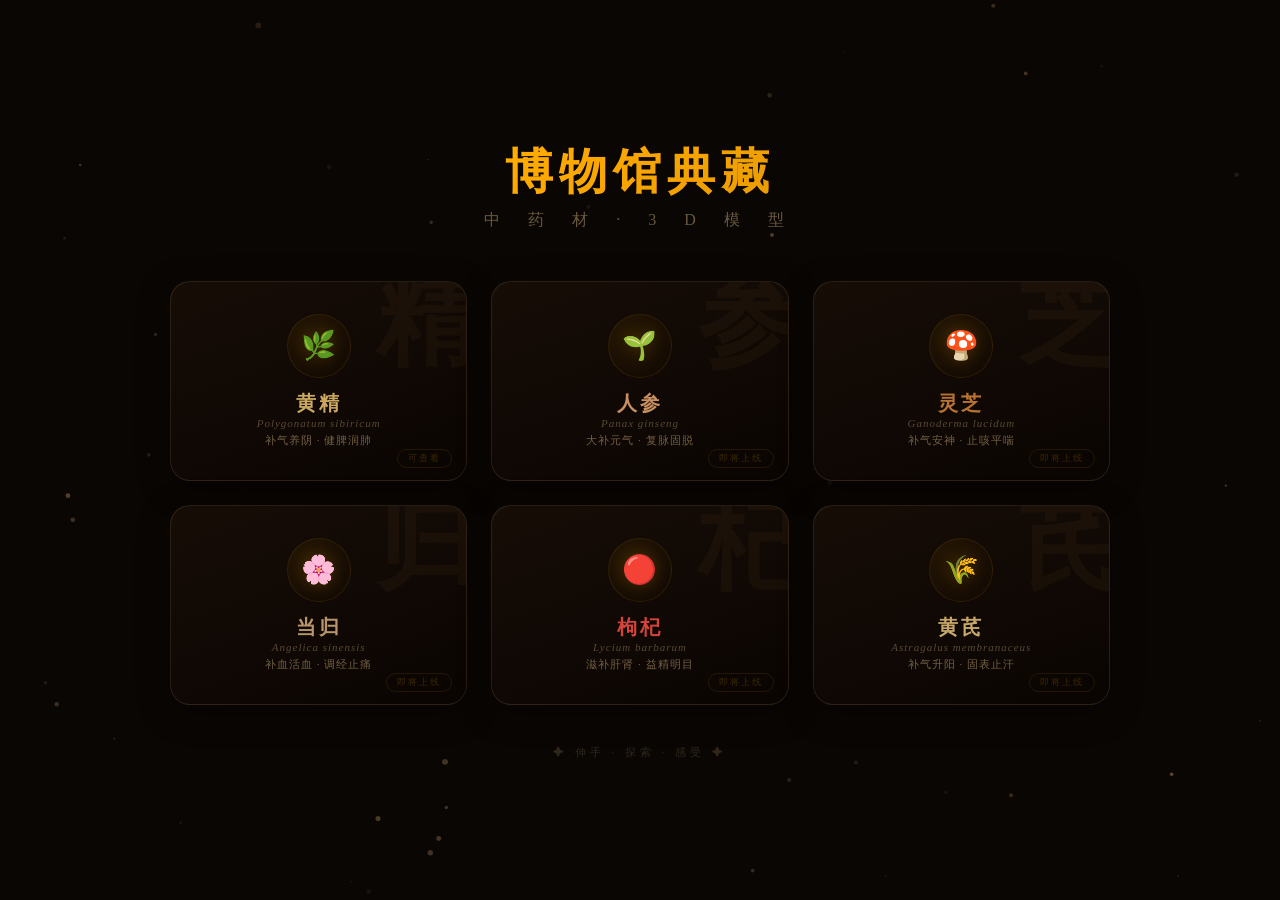
<file: index.html>
<!DOCTYPE html>
<html lang="zh-CN">
<head>
  <meta charset="UTF-8">
  <meta name="viewport" content="width=device-width, initial-scale=1.0, maximum-scale=1.0, user-scalable=no, viewport-fit=cover">
  <title>博物馆典藏 · 中药材 3D 模型</title>
  <style>
    * { margin: 0; padding: 0; box-sizing: border-box; }
    html, body { width: 100%; height: 100%; overflow: hidden; background: #0a0604; font-family: -apple-system, 'STSong', 'Songti SC', 'PingFang SC', 'Microsoft YaHei', serif; color: #f0dcc0; }
    body { display: flex; align-items: center; justify-content: center; }

    /* ─── BG Particles ─── */
    #bg-canvas { position: fixed; inset: 0; z-index: 0; pointer-events: none; }

    /* ─── Content ─── */
    .content { position: relative; z-index: 1; width: 100%; max-width: 1200px; padding: 40px 30px; text-align: center; }

    .title { font-size: clamp(28px, 5vw, 48px); font-weight: 700; letter-spacing: 6px; background: linear-gradient(135deg, #ffd700 0%, #ffaa00 40%, #cc8800 100%); -webkit-background-clip: text; -webkit-text-fill-color: transparent; background-clip: text; margin-bottom: 6px; text-shadow: none; }
    .subtitle { font-size: clamp(12px, 2vw, 16px); color: rgba(200,170,120,0.5); letter-spacing: 12px; font-weight: 300; margin-bottom: 50px; }
    .subtitle span { display: inline-block; animation: fadeIn 1.5s ease 0.3s both; }

    /* ─── Grid ─── */
    .grid { display: grid; grid-template-columns: repeat(auto-fit, minmax(220px, 1fr)); gap: 24px; max-width: 960px; margin: 0 auto; padding: 0 10px; }

    /* ─── Card ─── */
    .card {
      position: relative; border-radius: 20px; padding: 0; cursor: pointer; overflow: hidden;
      background: linear-gradient(160deg, rgba(25,15,8,0.85) 0%, rgba(10,5,2,0.9) 100%);
      backdrop-filter: blur(16px); -webkit-backdrop-filter: blur(16px);
      border: 1px solid rgba(200,160,100,0.15);
      transition: all 0.5s cubic-bezier(0.22, 1, 0.36, 1);
      box-shadow: 0 8px 32px rgba(0,0,0,0.4);
      min-height: 200px;
      display: flex; flex-direction: column; align-items: center; justify-content: center;
    }
    .card:hover {
      border-color: rgba(255,170,0,0.45);
      transform: translateY(-6px) scale(1.02);
      box-shadow: 0 16px 48px rgba(0,0,0,0.6), 0 0 40px rgba(255,170,0,0.08);
    }
    .card:active { transform: scale(0.97); }

    /* Card bg decorative glyph */
    .card-glyph {
      position: absolute; right: -10px; top: -10px; font-size: 100px; font-weight: 900;
      color: rgba(255,200,100,0.04); pointer-events: none; line-height: 1; user-select: none;
      transition: all 0.5s ease;
    }
    .card:hover .card-glyph { color: rgba(255,200,100,0.08); transform: scale(1.1) rotate(-3deg); }

    /* Card inner content */
    .card-icon-wrap {
      width: 64px; height: 64px; border-radius: 50%; display: flex; align-items: center; justify-content: center;
      margin-bottom: 12px; position: relative; z-index: 1;
      transition: all 0.4s ease;
    }
    .card-icon-wrap .icon-emoji { font-size: 28px; filter: drop-shadow(0 0 8px rgba(255,170,0,0.2)); }
    .card-name { font-size: 20px; font-weight: 600; color: #ffd080; letter-spacing: 3px; position: relative; z-index: 1; }
    .card-latin { font-size: 11px; color: rgba(200,170,120,0.4); letter-spacing: 1px; margin-bottom: 3px; font-style: italic; position: relative; z-index: 1; }
    .card-desc { font-size: 11px; color: rgba(200,170,120,0.55); letter-spacing: 1px; position: relative; z-index: 1; max-width: 160px; margin: 0 auto; line-height: 1.5; }
    .card-badge {
      position: absolute; bottom: 12px; right: 14px; font-size: 9px; letter-spacing: 2px;
      color: rgba(255,170,0,0.2); border: 1px solid rgba(255,170,0,0.1); border-radius: 20px;
      padding: 2px 10px; transition: all 0.3s ease;
    }
    .card:hover .card-badge { color: rgba(255,170,0,0.4); border-color: rgba(255,170,0,0.2); }

    /* Hover radial glow */
    .card::before {
      content: ''; position: absolute; width: 200px; height: 200px; border-radius: 50%;
      background: radial-gradient(circle, rgba(255,170,0,0.06) 0%, transparent 70%);
      top: var(--mx, 50%); left: var(--my, 50%); transform: translate(-50%, -50%);
      pointer-events: none; opacity: 0; transition: opacity 0.4s ease;
    }
    .card:hover::before { opacity: 1; }

    /* ─── Footer ─── */
    .footer-note { margin-top: 40px; font-size: 11px; color: rgba(200,170,120,0.2); letter-spacing: 4px; }
    .footer-note a { color: rgba(255,170,0,0.25); text-decoration: none; transition: color 0.3s; }
    .footer-note a:hover { color: rgba(255,170,0,0.5); }

    /* ─── Animations ─── */
    @keyframes fadeIn { from { opacity: 0; transform: translateY(10px); } to { opacity: 1; transform: translateY(0); } }
    .card { animation: fadeIn 0.8s ease both; }
    .card:nth-child(1) { animation-delay: 0.1s; }
    .card:nth-child(2) { animation-delay: 0.2s; }
    .card:nth-child(3) { animation-delay: 0.3s; }
    .card:nth-child(4) { animation-delay: 0.4s; }
    .card:nth-child(5) { animation-delay: 0.5s; }
    .card:nth-child(6) { animation-delay: 0.6s; }

    /* ─── Responsive ─── */
    @media (max-width: 480px) {
      .content { padding: 20px 14px; }
      .grid { gap: 14px; grid-template-columns: repeat(2, 1fr); }
      .card { min-height: 150px; border-radius: 14px; }
      .card-icon-wrap { width: 44px; height: 44px; margin-bottom: 8px; }
      .card-icon-wrap .icon-emoji { font-size: 20px; }
      .card-name { font-size: 16px; }
      .card-latin { font-size: 9px; }
      .card-desc { font-size: 9px; max-width: 120px; }
      .card-glyph { font-size: 60px; }
      .subtitle { margin-bottom: 30px; letter-spacing: 6px; }
    }
    @media (max-width: 350px) {
      .grid { grid-template-columns: 1fr; }
    }
  </style>
</head>
<body>

  <!-- Background Particles -->
  <canvas id="bg-canvas"></canvas>

  <!-- Main Content -->
  <div class="content">
    <div class="title">博物馆典藏</div>
    <div class="subtitle"><span>中 药 材 · 3 D 模 型</span></div>

    <div class="grid" id="herb-grid">
      <!-- Cards injected by JS -->
    </div>

    <div class="footer-note">
      <span>✦ 伸手 · 探索 · 感受 ✦</span>
    </div>
  </div>

  <script>
    // ─── Herb Data ───
    const HERBS = [
      {
        id: 'huangjing', glyph: '精', emoji: '🌿',
        name: '黄精', latin: 'Polygonatum sibiricum',
        desc: '补气养阴 · 健脾润肺', color: '#cca860',
        href: 'v10.html', ready: true
      },
      {
        id: 'renshen', glyph: '参', emoji: '🌱',
        name: '人参', latin: 'Panax ginseng',
        desc: '大补元气 · 复脉固脱', color: '#c89060',
        href: '#', ready: false
      },
      {
        id: 'lingzhi', glyph: '芝', emoji: '🍄',
        name: '灵芝', latin: 'Ganoderma lucidum',
        desc: '补气安神 · 止咳平喘', color: '#b87333',
        href: '#', ready: false
      },
      {
        id: 'danggui', glyph: '归', emoji: '🌸',
        name: '当归', latin: 'Angelica sinensis',
        desc: '补血活血 · 调经止痛', color: '#b8956a',
        href: '#', ready: false
      },
      {
        id: 'gouqi', glyph: '杞', emoji: '🔴',
        name: '枸杞', latin: 'Lycium barbarum',
        desc: '滋补肝肾 · 益精明目', color: '#d4443b',
        href: '#', ready: false
      },
      {
        id: 'huangqi', glyph: '芪', emoji: '🌾',
        name: '黄芪', latin: 'Astragalus membranaceus',
        desc: '补气升阳 · 固表止汗', color: '#c8a86a',
        href: '#', ready: false
      }
    ];

    // ─── Render Cards ───
    const grid = document.getElementById('herb-grid');
    HERBS.forEach(h => {
      const card = document.createElement('div');
      card.className = 'card';
      card.style.cursor = h.ready ? 'pointer' : 'not-allowed';
      if (!h.ready) card.style.opacity = '0.55';

      card.innerHTML = `
        <div class="card-glyph">${h.glyph}</div>
        <div class="card-icon-wrap" style="background: radial-gradient(circle at 30% 30%, rgba(255,170,0,0.08), transparent); border: 1px solid rgba(255,170,0,0.1);">
          <span class="icon-emoji">${h.emoji}</span>
        </div>
        <div class="card-name" style="color: ${h.color}">${h.name}</div>
        <div class="card-latin">${h.latin}</div>
        <div class="card-desc">${h.desc}</div>
        <div class="card-badge">${h.ready ? '可查看' : '即将上线'}</div>
      `;

      // Mouse-tracking glow
      card.addEventListener('mousemove', e => {
        const r = card.getBoundingClientRect();
        card.style.setProperty('--mx', (e.clientX - r.left) + 'px');
        card.style.setProperty('--my', (e.clientY - r.top) + 'px');
      });

      if (h.ready) {
        card.addEventListener('click', () => { window.location.href = h.href; });
      }
      grid.appendChild(card);
    });

    // ─── Background Floating Particles ───
    (function bgParticles() {
      const canvas = document.getElementById('bg-canvas');
      const ctx = canvas.getContext('2d');
      let W, H, particles = [];

      function resize() {
        W = canvas.width = window.innerWidth;
        H = canvas.height = window.innerHeight;
      }
      window.addEventListener('resize', resize);
      resize();

      const COUNT = 60;
      for (let i = 0; i < COUNT; i++) {
        particles.push({
          x: Math.random() * W, y: Math.random() * H,
          vx: (Math.random() - 0.5) * 0.15,
          vy: -(Math.random() * 0.1 + 0.03),
          r: Math.random() * 2.5 + 0.5,
          o: Math.random() * 0.3 + 0.05,
          phase: Math.random() * Math.PI * 2
        });
      }

      function draw() {
        ctx.clearRect(0, 0, W, H);
        const t = Date.now() / 1000;

        particles.forEach(p => {
          p.x += p.vx;
          p.y += p.vy;
          p.vy -= 0.0005; // slow upward drift

          // Reset
          if (p.y < -10) { p.y = H + 10; p.x = Math.random() * W; }
          if (p.x < -10) { p.x = W + 10; }
          if (p.x > W + 10) { p.x = -10; }

          const flicker = Math.sin(t * 0.5 + p.phase) * 0.15 + 0.85;
          ctx.beginPath();
          ctx.arc(p.x, p.y, p.r, 0, Math.PI * 2);
          ctx.fillStyle = `rgba(255,200,140,${p.o * flicker})`;
          ctx.fill();
        });
        requestAnimationFrame(draw);
      }
      draw();
    })();
  </script>
</body>
</html>
</file>
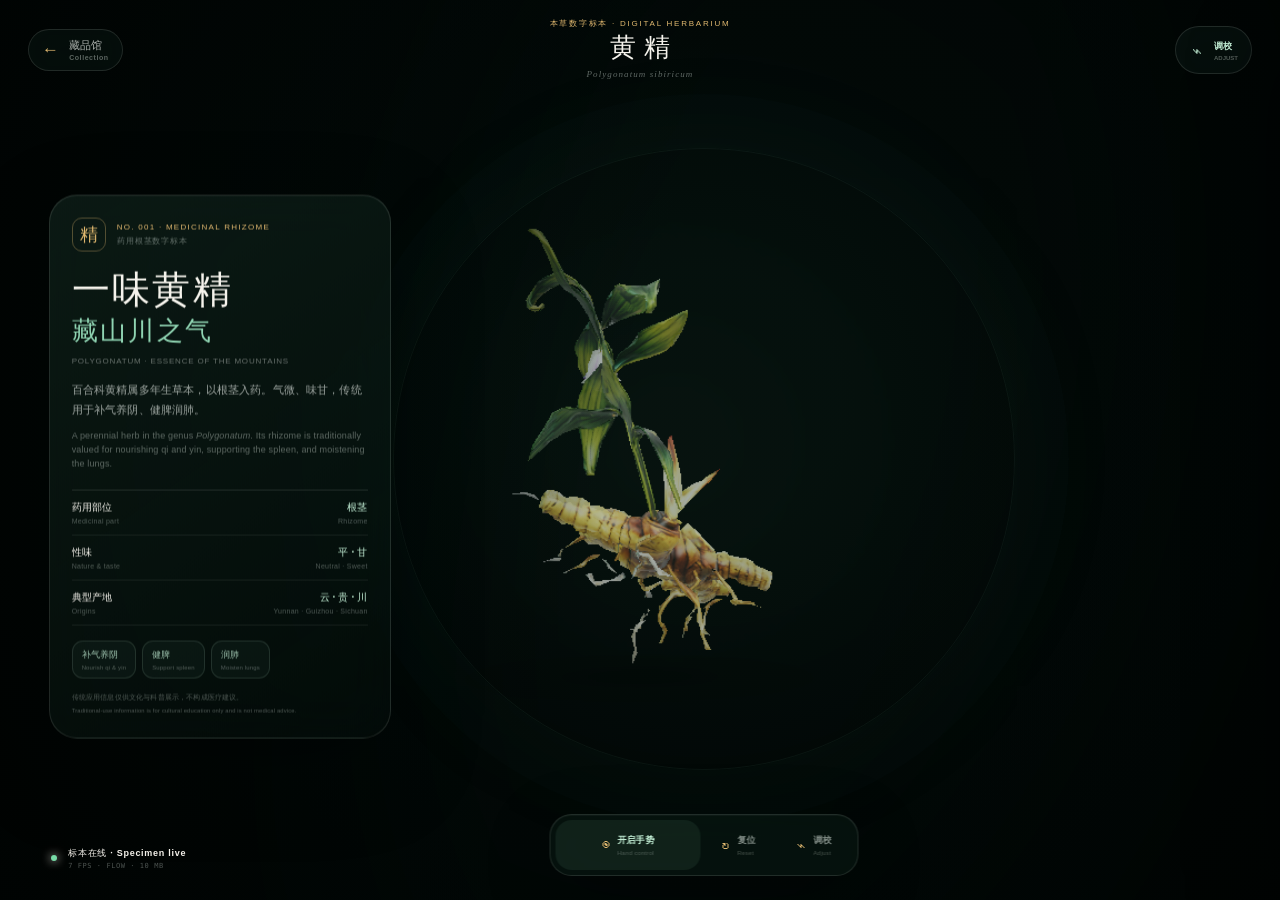
<file: v10.html>
<!doctype html>
<html lang="zh-CN">
<head>
  <meta charset="utf-8">
  <meta name="viewport" content="width=device-width,initial-scale=1,viewport-fit=cover">
  <meta name="theme-color" content="#07110f">
  <meta name="description" content="黄精数字标本：以手势、鼠标与触控探索中药黄精的轻量 3D 双语体验。">
  <title>黄精 · Polygonatum Digital Herbarium</title>
  <link rel="preload" href="models/huangjing.glb" as="fetch" type="model/gltf-binary" crossorigin>
  <link rel="stylesheet" href="viewer.css">
</head>
<body>
  <div class="ambient" aria-hidden="true"></div>
  <canvas id="three-canvas" aria-label="黄精三维模型 Polygonatum 3D specimen，可用鼠标、触摸或手势控制"></canvas>

  <div id="loading-overlay" role="status" aria-live="polite">
    <div class="loading-seal"><span>精</span></div>
    <p class="loading-kicker">DIGITAL HERBARIUM · 本草数字标本 001</p>
    <h1>正在唤醒黄精标本<small>Awakening Polygonatum</small></h1>
    <div class="loading-track"><i id="loading-bar"></i></div>
    <p id="loading-text">初始化光场 · Initializing light field</p>
  </div>

  <nav class="topbar" aria-label="页面导航 Navigation">
    <a class="back-link" href="index.html" aria-label="返回藏品馆 Back to collection"><span>←</span><b>藏品馆<small>Collection</small></b></a>
    <div class="brand">
      <span class="brand-mark">本草数字标本 · DIGITAL HERBARIUM</span>
      <strong>黄精</strong>
      <em>Polygonatum sibiricum</em>
    </div>
    <button class="icon-button" id="panel-toggle" type="button" aria-expanded="false" aria-controls="control-panel">
      <span aria-hidden="true">⌁</span><b>调校<small>Adjust</small></b>
    </button>
  </nav>

  <aside class="specimen-card" aria-label="黄精介绍 Polygonatum introduction">
    <div class="card-eyebrow"><span class="seal">精</span><p>NO. 001 · MEDICINAL RHIZOME<small>药用根茎数字标本</small></p></div>
    <h2>一味黄精<span>藏山川之气</span><small>Polygonatum · Essence of the Mountains</small></h2>
    <p class="summary"><span>百合科黄精属多年生草本，以根茎入药。气微、味甘，传统用于补气养阴、健脾润肺。</span><small>A perennial herb in the genus <i>Polygonatum</i>. Its rhizome is traditionally valued for nourishing qi and yin, supporting the spleen, and moistening the lungs.</small></p>
    <dl class="facts">
      <div><dt>药用部位<small>Medicinal part</small></dt><dd>根茎<small>Rhizome</small></dd></div>
      <div><dt>性味<small>Nature & taste</small></dt><dd>平 · 甘<small>Neutral · Sweet</small></dd></div>
      <div><dt>典型产地<small>Origins</small></dt><dd>云 · 贵 · 川<small>Yunnan · Guizhou · Sichuan</small></dd></div>
    </dl>
    <div class="tags"><span>补气养阴<small>Nourish qi & yin</small></span><span>健脾<small>Support spleen</small></span><span>润肺<small>Moisten lungs</small></span></div>
    <p class="heritage-note">传统应用信息仅供文化与科普展示，不构成医疗建议。<small>Traditional-use information is for cultural education only and is not medical advice.</small></p>
  </aside>

  <div class="runtime" aria-live="polite">
    <span id="status-dot" class="status-dot"></span>
    <strong id="runtime-status">模型准备中 · Preparing</strong>
    <small id="runtime-metrics">-- FPS · AUTO</small>
  </div>

  <section id="camera-card" class="camera-card" aria-label="手势识别预览 Hand tracking preview">
    <video id="webcam" autoplay playsinline muted></video>
    <canvas id="hand-canvas"></canvas>
    <div class="camera-label"><span></span><b id="camera-label-text">HAND OFF · 手势关闭</b></div>
  </section>

  <div class="gesture-guide" id="gesture-guide" aria-hidden="true">
    <span class="hand-symbol">✋</span>
    <p><b>移动手掌</b>旋转标本 <small>Move · Rotate</small></p>
    <p><b>张合手掌</b>缩放光场 <small>Open · Zoom</small></p>
    <p><b>靠近模型</b>聚光探索 <small>Approach · Illuminate</small></p>
  </div>

  <div class="action-dock" aria-label="交互工具 Interaction tools">
    <button id="hand-button" class="primary-action" type="button"><span>◉</span><span class="action-copy"><b>开启手势</b><small>Hand control</small></span></button>
    <button id="reset-button" type="button"><span>↻</span><span class="action-copy"><b>复位</b><small>Reset</small></span></button>
    <button id="dock-panel-button" type="button"><span>⌁</span><span class="action-copy"><b>调校</b><small>Adjust</small></span></button>
  </div>

  <aside id="control-panel" class="control-panel" aria-label="视觉与交互参数 Visual and interaction settings">
    <div class="panel-head">
      <div><small>LIVE PARAMETERS · 实时参数</small><h2>标本调校台<span>Specimen controls</span></h2></div>
      <button id="panel-close" class="close-button" type="button" aria-label="关闭调校台 Close settings">×</button>
    </div>

    <div class="profile-row">
      <label for="quality">性能档位 <small>Performance</small></label>
      <select id="quality" data-setting="quality">
        <option value="auto">自动 · Auto</option>
        <option value="low">流畅 · Smooth</option>
        <option value="balanced">均衡 · Balanced</option>
        <option value="high">精细 · Detailed</option>
      </select>
    </div>

    <section class="control-section">
      <header><span>01</span><div><h3>光场与雾感</h3><small>LIGHT & MIST</small></div></header>
      <label class="slider-row"><span><b>整体亮度<small>Exposure</small></b><output data-output="exposure"></output></span><input type="range" min="0.6" max="2.6" step="0.05" data-setting="exposure"></label>
      <label class="slider-row"><span><b>环境补光<small>Ambient light</small></b><output data-output="ambient"></output></span><input type="range" min="0" max="2" step="0.05" data-setting="ambient"></label>
      <label class="slider-row"><span><b>辉光强度<small>Soft bloom</small></b><output data-output="bloom"></output></span><input type="range" min="0" max="2.4" step="0.05" data-setting="bloom"></label>
      <label class="slider-row"><span><b>朦胧程度<small>Mist veil</small></b><output data-output="modelHaze"></output></span><input type="range" min="0" max="0.65" step="0.01" data-setting="modelHaze"></label>
      <label class="slider-row"><span><b>表面细节<small>Surface detail</small></b><output data-output="surfaceDetail"></output></span><input type="range" min="0" max="1" step="0.02" data-setting="surfaceDetail"></label>
      <label class="slider-row"><span><b>轮廓光<small>Rim light</small></b><output data-output="rimIntensity"></output></span><input type="range" min="0" max="3" step="0.05" data-setting="rimIntensity"></label>
    </section>

    <section class="control-section">
      <header><span>02</span><div><h3>手势</h3><small>GESTURE</small></div></header>
      <label class="slider-row"><span><b>移动速度<small>Movement speed</small></b><output data-output="movementSpeed"></output></span><input type="range" min="0.2" max="2.5" step="0.05" data-setting="movementSpeed"></label>
      <label class="slider-row"><span><b>旋转灵敏度<small>Rotation sensitivity</small></b><output data-output="rotationSensitivity"></output></span><input type="range" min="0.25" max="2" step="0.05" data-setting="rotationSensitivity"></label>
      <label class="slider-row"><span><b>缩放灵敏度<small>Zoom sensitivity</small></b><output data-output="zoomSensitivity"></output></span><input type="range" min="0.25" max="1.8" step="0.05" data-setting="zoomSensitivity"></label>
      <label class="slider-row"><span><b>识别帧率<small>Detection rate</small></b><output data-output="inferenceFps"></output></span><input type="range" min="12" max="30" step="1" data-setting="inferenceFps"></label>
    </section>

    <section class="control-section">
      <header><span>03</span><div><h3>探索光</h3><small>EXPLORATION LIGHT</small></div></header>
      <label class="slider-row"><span><b>灯光亮度<small>Light intensity</small></b><output data-output="handLight"></output></span><input type="range" min="0" max="180" step="5" data-setting="handLight"></label>
      <label class="slider-row"><span><b>照明范围<small>Light range</small></b><output data-output="handRange"></output></span><input type="range" min="10" max="140" step="2" data-setting="handRange"></label>
      <label class="slider-row"><span><b>光束聚焦<small>Beam focus</small></b><output data-output="beamFocus"></output></span><input type="range" min="0" max="1" step="0.02" data-setting="beamFocus"></label>
      <label class="slider-row"><span><b>触碰显影<small>Reveal on touch</small></b><output data-output="touchBoost"></output></span><input type="range" min="0" max="2.5" step="0.05" data-setting="touchBoost"></label>
      <label class="slider-row"><span><b>自动巡游<small>Auto orbit</small></b><output data-output="autoRotateSpeed"></output></span><input type="range" min="0" max="2" step="0.05" data-setting="autoRotateSpeed"></label>
    </section>

    <button id="restore-button" class="restore-button" type="button">恢复推荐参数 <small>Restore defaults</small></button>
  </aside>

  <div id="toast" class="toast" role="status" aria-live="polite"></div>
  <noscript><p class="noscript">请启用 JavaScript 以查看 3D 标本。<br>Enable JavaScript to explore the specimen.</p></noscript>

  <script type="importmap">
  {
    "imports": {
      "three": "./vendor/three/three.module.js",
      "three/addons/": "./vendor/three/addons/"
    }
  }
  </script>
  <script type="module" src="viewer.js"></script>
</body>
</html>
</file>
<file: viewer.css>
:root {
  color-scheme: dark;
  --ink: #020806;
  --ink-soft: #091612;
  --jade: #8fd4b2;
  --jade-bright: #c9f6dc;
  --gold: #e0b86f;
  --paper: #f5f3ec;
  --muted: rgba(224, 235, 228, .58);
  --line: rgba(232, 246, 237, .12);
  --glass: rgba(12, 29, 23, .54);
  --glass-strong: rgba(10, 25, 20, .82);
  --ease: cubic-bezier(.22, .78, .18, 1);
}

* { box-sizing: border-box; }
html, body { width: 100%; height: 100%; margin: 0; overflow: hidden; }
body {
  background: var(--ink);
  color: var(--paper);
  font-family: -apple-system, BlinkMacSystemFont, "SF Pro Display", "SF Pro Text", Inter, "PingFang SC", "Microsoft YaHei", sans-serif;
  -webkit-font-smoothing: antialiased;
  letter-spacing: .01em;
}
button, select, input { font: inherit; }
button, a { -webkit-tap-highlight-color: transparent; }
button:focus-visible, a:focus-visible, select:focus-visible, input:focus-visible { outline: 2px solid var(--jade-bright); outline-offset: 3px; }

#three-canvas { position: fixed; inset: 0; width: 100%; height: 100%; display: block; touch-action: none; }
.ambient { position: fixed; inset: 0; pointer-events: none; z-index: 1; background: radial-gradient(circle at 55% 45%, rgba(16, 52, 39, .2) 0 16%, rgba(3, 13, 10, .34) 42%, rgba(0, 3, 2, .94) 100%), linear-gradient(105deg, rgba(1,6,5,.88) 0 24%, transparent 48% 68%, rgba(1,5,4,.78)); }
.ambient::before { content: ""; position: absolute; inset: 0; opacity: .16; background-image: linear-gradient(rgba(143,212,178,.024) 1px, transparent 1px), linear-gradient(90deg, rgba(143,212,178,.024) 1px, transparent 1px); background-size: 56px 56px; mask-image: radial-gradient(circle at 55% 46%, #000, transparent 67%); }
.ambient::after { content: ""; position: absolute; left: 55%; top: 51%; width: min(50vw, 620px); aspect-ratio: 1; transform: translate(-50%,-50%); border: 1px solid rgba(143,212,178,.06); border-radius: 50%; box-shadow: 0 0 0 54px rgba(143,212,178,.007), 0 0 150px rgba(77,161,120,.045); }

#loading-overlay { position: fixed; inset: 0; z-index: 1000; display: grid; place-content: center; justify-items: center; background: radial-gradient(circle at center, #0a1a15, #020806 70%); transition: opacity .7s var(--ease), visibility .7s; }
#loading-overlay.hidden { opacity: 0; visibility: hidden; pointer-events: none; }
.loading-seal { width: 66px; height: 66px; display: grid; place-items: center; border: 1px solid rgba(224,184,111,.58); border-radius: 19px; color: var(--gold); transform: rotate(45deg); box-shadow: inset 0 0 28px rgba(224,184,111,.08), 0 18px 60px rgba(0,0,0,.28); }
.loading-seal span { transform: rotate(-45deg); font: 30px/1 "STKaiti", "KaiTi", serif; }
.loading-kicker { margin: 30px 0 9px; color: var(--gold); font-size: 9px; letter-spacing: .24em; }
#loading-overlay h1 { margin: 0; display: grid; justify-items: center; gap: 8px; font: 400 clamp(19px,2.4vw,28px)/1.25 "STSong", "Songti SC", serif; letter-spacing: .22em; }
#loading-overlay h1 small { color: var(--muted); font: 500 9px/1.2 -apple-system, BlinkMacSystemFont, sans-serif; letter-spacing: .18em; text-transform: uppercase; }
.loading-track { width: 220px; height: 2px; margin-top: 28px; border-radius: 99px; background: rgba(224,184,111,.14); overflow: hidden; }
.loading-track i { display: block; width: 8%; height: 100%; border-radius: inherit; background: linear-gradient(90deg, var(--gold), var(--jade-bright)); transition: width .25s ease; box-shadow: 0 0 14px var(--jade); }
#loading-text { margin: 12px 0 0; color: var(--muted); font-size: 9px; letter-spacing: .1em; }

.topbar { position: fixed; inset: 0 0 auto; z-index: 20; height: 94px; display: grid; grid-template-columns: 1fr auto 1fr; align-items: center; padding: max(18px, env(safe-area-inset-top)) 28px 12px; pointer-events: none; }
.back-link, .icon-button { pointer-events: auto; }
.back-link { justify-self: start; display: flex; align-items: center; gap: 10px; padding: 9px 13px; color: rgba(238,243,239,.72); text-decoration: none; border: 1px solid var(--line); border-radius: 999px; background: rgba(12,28,23,.4); backdrop-filter: blur(18px) saturate(1.2); transition: .25s var(--ease); }
.back-link > span { color: var(--gold); font-size: 17px; }
.back-link b { display: grid; font-size: 11px; line-height: 1.1; font-weight: 550; }
.back-link small { margin-top: 3px; color: rgba(224,235,228,.4); font-size: 7px; letter-spacing: .08em; }
.back-link:hover { color: var(--paper); background: rgba(28,53,43,.58); transform: translateY(-1px); }
.brand { display: grid; justify-items: center; line-height: 1; }
.brand-mark { color: var(--gold); font-size: 8px; letter-spacing: .22em; }
.brand strong { margin: 6px 0 0 .28em; font: 500 clamp(18px,2vw,27px)/1.1 "STSong", "Songti SC", serif; letter-spacing: .28em; }
.brand em { margin-top: 7px; color: rgba(224,235,228,.42); font: italic 9px/1.1 Georgia, serif; letter-spacing: .12em; }
.icon-button { justify-self: end; min-width: 66px; height: 48px; display: grid; grid-template-columns: 17px auto; place-content: center; align-items: center; gap: 8px; padding: 0 13px; border: 1px solid var(--line); border-radius: 999px; color: var(--jade-bright); background: rgba(12,28,23,.44); backdrop-filter: blur(18px) saturate(1.2); cursor: pointer; transition: .25s var(--ease); }
.icon-button > span { font-size: 18px; }
.icon-button b { display: grid; text-align: left; font-size: 9px; font-weight: 600; }
.icon-button b small { margin-top: 2px; color: rgba(224,235,228,.36); font-size: 6px; text-transform: uppercase; }
.icon-button:hover { border-color: rgba(201,246,220,.32); background: rgba(25,55,43,.66); transform: translateY(-1px); }

.specimen-card { position: fixed; z-index: 10; left: clamp(22px,3.8vw,62px); top: 50%; width: min(342px, 30vw); max-height: calc(100vh - 170px); transform: translateY(-47%); padding: 22px; overflow: auto; border: 1px solid var(--line); border-radius: 28px; background: linear-gradient(145deg, rgba(18,39,31,.62), rgba(6,18,14,.38)); box-shadow: 0 30px 90px rgba(0,0,0,.28), inset 0 1px rgba(255,255,255,.035); backdrop-filter: blur(26px) saturate(1.15); scrollbar-width: none; }
.card-eyebrow { display: flex; align-items: center; gap: 11px; }
.seal { width: 34px; height: 34px; flex: 0 0 auto; display: grid; place-items: center; color: var(--gold); border: 1px solid rgba(224,184,111,.34); border-radius: 10px; font: 18px/1 "STKaiti", serif; }
.card-eyebrow p { margin: 0; color: var(--gold); font-size: 8px; line-height: 1.25; letter-spacing: .16em; }
.card-eyebrow small { display: block; margin-top: 4px; color: rgba(224,235,228,.42); font-size: 8px; letter-spacing: .12em; }
.specimen-card h2 { margin: 18px 0 14px; font: 400 clamp(27px,3vw,43px)/1.05 "STSong", "Songti SC", serif; letter-spacing: .06em; }
.specimen-card h2 > span { display: block; margin-top: 8px; color: var(--jade); font-size: .68em; }
.specimen-card h2 > small { display: block; margin-top: 10px; color: rgba(238,243,239,.42); font: 500 8px/1.4 -apple-system, BlinkMacSystemFont, sans-serif; letter-spacing: .1em; text-transform: uppercase; }
.summary { margin: 0; color: rgba(233,240,235,.66); font-size: 11px; line-height: 1.8; }
.summary > small { display: block; margin-top: 8px; color: rgba(224,235,228,.4); font-size: 9px; line-height: 1.6; }
.facts { margin: 18px 0 0; border-top: 1px solid var(--line); }
.facts > div { display: grid; grid-template-columns: 1fr auto; align-items: center; gap: 12px; padding: 10px 0; border-bottom: 1px solid rgba(232,246,237,.075); }
.facts dt, .facts dd { margin: 0; font-size: 10px; font-weight: 550; }
.facts dt small, .facts dd small { display: block; margin-top: 3px; color: rgba(224,235,228,.34); font-size: 7px; font-weight: 450; letter-spacing: .04em; }
.facts dd { color: var(--jade-bright); text-align: right; }
.tags { display: flex; flex-wrap: wrap; gap: 6px; margin-top: 15px; }
.tags span { padding: 7px 9px; color: rgba(201,246,220,.78); border: 1px solid rgba(201,246,220,.12); border-radius: 11px; background: rgba(143,212,178,.045); font-size: 9px; }
.tags small { display: block; margin-top: 3px; color: rgba(224,235,228,.34); font-size: 6px; }
.heritage-note { margin: 14px 0 0; color: rgba(224,235,228,.34); font-size: 7px; line-height: 1.55; }
.heritage-note small { display: block; margin-top: 3px; }

.runtime { position: fixed; left: clamp(24px,4vw,66px); bottom: 30px; z-index: 12; display: grid; grid-template-columns: 8px auto; gap: 2px 9px; align-items: center; }
.runtime .status-dot { grid-row: 1 / 3; width: 6px; height: 6px; border-radius: 50%; background: #d8ad61; box-shadow: 0 0 10px currentColor; }
.runtime .status-dot.live { background: #77dba7; }
.runtime .status-dot.error { background: #eb776f; }
.runtime strong { font-size: 9px; letter-spacing: .08em; font-weight: 550; }
.runtime small { color: rgba(224,235,228,.34); font: 7px/1.2 ui-monospace, monospace; letter-spacing: .08em; }

.camera-card { position: fixed; z-index: 24; right: 28px; bottom: 28px; width: 132px; aspect-ratio: 4/3; overflow: hidden; border: 1px solid var(--line); border-radius: 22px; background: #06100e; box-shadow: 0 18px 55px rgba(0,0,0,.34); opacity: 0; visibility: hidden; transform: translateY(8px) scale(.97); transition: .3s var(--ease); }
.camera-card.show { opacity: 1; visibility: visible; transform: none; }
.camera-card video, .camera-card canvas { position: absolute; inset: 0; width: 100%; height: 100%; object-fit: cover; transform: scaleX(-1); }
.camera-label { position: absolute; inset: auto 7px 7px; display: flex; align-items: center; gap: 5px; width: max-content; padding: 5px 7px; border-radius: 999px; background: rgba(3,10,8,.72); backdrop-filter: blur(8px); font-size: 6px; letter-spacing: .1em; }
.camera-label span { width: 5px; height: 5px; border-radius: 50%; background: #eb776f; }
.camera-card.show .camera-label span { background: #77dba7; box-shadow: 0 0 8px #77dba7; }

.gesture-guide { position: fixed; z-index: 8; left: 55%; top: 57%; transform: translate(-50%,-50%); display: grid; justify-items: center; padding: 14px 18px; color: rgba(224,235,228,.54); border: 1px solid rgba(232,246,237,.08); border-radius: 18px; background: rgba(5,17,13,.24); backdrop-filter: blur(14px); pointer-events: none; transition: opacity .7s; }
.gesture-guide.fade { opacity: 0; }
.hand-symbol { width: 46px; height: 46px; display: grid; place-items: center; margin-bottom: 9px; border: 1px solid rgba(201,246,220,.2); border-radius: 50%; font-size: 19px; animation: breathe 2.4s ease-in-out infinite; }
.gesture-guide p { display: flex; align-items: baseline; gap: 5px; margin: 2px; font-size: 8px; letter-spacing: .08em; }
.gesture-guide b { color: var(--jade); font-weight: 550; }
.gesture-guide small { color: rgba(224,235,228,.3); font-size: 6px; text-transform: uppercase; }
@keyframes breathe { 50% { transform: scale(1.07); box-shadow: 0 0 28px rgba(143,212,178,.12); } }

.action-dock { position: fixed; z-index: 22; left: 55%; bottom: 24px; transform: translateX(-50%); display: flex; align-items: stretch; padding: 5px; border: 1px solid var(--line); border-radius: 22px; background: rgba(10,26,20,.58); backdrop-filter: blur(26px) saturate(1.3); box-shadow: 0 18px 65px rgba(0,0,0,.32), inset 0 1px rgba(255,255,255,.035); }
.action-dock button { min-width: 76px; min-height: 50px; padding: 7px 15px; border: 0; border-radius: 16px; color: var(--muted); background: transparent; cursor: pointer; display: flex; align-items: center; justify-content: center; gap: 8px; transition: .25s var(--ease); }
.action-dock button > span:not(.action-copy) { color: var(--gold); }
.action-copy { display: grid; text-align: left; }
.action-dock button b { font-size: 9px; font-weight: 600; letter-spacing: .04em; white-space: nowrap; }
.action-dock button small { margin-top: 3px; color: rgba(224,235,228,.3); font-size: 6px; font-weight: 500; letter-spacing: .04em; }
.action-dock button:hover { color: var(--paper); background: rgba(143,212,178,.08); transform: translateY(-1px); }
.action-dock .primary-action { min-width: 145px; color: var(--jade-bright); background: rgba(143,212,178,.08); }
.action-dock .primary-action.active > span:not(.action-copy) { color: #77dba7; text-shadow: 0 0 9px #77dba7; }

.control-panel { position: fixed; z-index: 50; right: 12px; top: 12px; bottom: 12px; width: min(380px, calc(100vw - 24px)); padding: 24px; overflow-y: auto; border: 1px solid var(--line); border-radius: 30px; background: var(--glass-strong); backdrop-filter: blur(34px) saturate(1.2); box-shadow: -24px 24px 80px rgba(0,0,0,.42), inset 0 1px rgba(255,255,255,.035); transform: translateX(calc(100% + 24px)); transition: transform .42s var(--ease); scrollbar-width: thin; scrollbar-color: rgba(143,212,178,.24) transparent; }
.control-panel.open { transform: none; }
.panel-head { display: flex; justify-content: space-between; align-items: start; padding-bottom: 20px; border-bottom: 1px solid var(--line); }
.panel-head > div > small { color: var(--gold); font-size: 7px; letter-spacing: .18em; }
.panel-head h2 { margin: 7px 0 0; font: 400 24px/1.15 "STSong", serif; letter-spacing: .08em; }
.panel-head h2 span { display: block; margin-top: 5px; color: rgba(224,235,228,.36); font: 500 8px/1.2 -apple-system, BlinkMacSystemFont, sans-serif; letter-spacing: .08em; }
.close-button { width: 36px; height: 36px; border: 1px solid var(--line); border-radius: 50%; color: var(--muted); background: rgba(255,255,255,.025); font-size: 20px; cursor: pointer; }
.profile-row { display: flex; align-items: center; justify-content: space-between; margin: 18px 0 4px; font-size: 10px; font-weight: 550; }
.profile-row label small { display: block; margin-top: 3px; color: rgba(224,235,228,.34); font-size: 7px; font-weight: 450; }
.profile-row select { min-width: 142px; padding: 9px 28px 9px 12px; color: var(--jade-bright); border: 1px solid var(--line); border-radius: 12px; background: #0b1c17; font-size: 9px; }
.control-section { margin-top: 25px; }
.control-section header { display: flex; align-items: center; gap: 10px; margin-bottom: 15px; }
.control-section header > span { color: rgba(224,184,111,.55); font: 9px/1 ui-monospace, monospace; }
.control-section h3 { margin: 0; font-size: 11px; letter-spacing: .08em; font-weight: 600; }
.control-section header small { color: rgba(224,235,228,.3); font-size: 6px; letter-spacing: .14em; }
.slider-row { display: block; margin: 14px 0; }
.slider-row > span { display: flex; justify-content: space-between; align-items: center; margin-bottom: 7px; color: rgba(224,235,228,.72); }
.slider-row b { display: grid; font-size: 9px; font-weight: 550; }
.slider-row b small { margin-top: 2px; color: rgba(224,235,228,.28); font-size: 6px; font-weight: 450; }
.slider-row output { color: var(--gold); font: 8px/1 ui-monospace, monospace; }
input[type="range"] { width: 100%; height: 15px; margin: 0; appearance: none; background: transparent; cursor: pointer; }
input[type="range"]::-webkit-slider-runnable-track { height: 3px; border-radius: 99px; background: rgba(201,246,220,.14); }
input[type="range"]::-webkit-slider-thumb { appearance: none; width: 13px; height: 13px; margin-top: -5px; border: 3px solid #10251d; border-radius: 50%; background: var(--jade-bright); box-shadow: 0 0 0 1px rgba(201,246,220,.35), 0 0 12px rgba(143,212,178,.25); }
input[type="range"]::-moz-range-track { height: 3px; border-radius: 99px; background: rgba(201,246,220,.14); }
input[type="range"]::-moz-range-thumb { width: 9px; height: 9px; border: 3px solid #10251d; border-radius: 50%; background: var(--jade-bright); }
.restore-button { width: 100%; margin-top: 18px; padding: 12px; border: 1px solid rgba(224,184,111,.2); border-radius: 14px; color: rgba(224,184,111,.8); background: rgba(224,184,111,.04); font-size: 9px; cursor: pointer; transition: .25s; }
.restore-button small { margin-left: 6px; color: rgba(224,235,228,.3); }
.restore-button:hover { color: var(--gold); border-color: rgba(224,184,111,.42); background: rgba(224,184,111,.08); }
.toast { position: fixed; z-index: 100; left: 55%; top: 108px; max-width: min(440px,84vw); padding: 11px 16px; color: var(--paper); border: 1px solid var(--line); border-radius: 999px; background: rgba(10,26,20,.82); backdrop-filter: blur(18px); box-shadow: 0 14px 50px rgba(0,0,0,.3); font-size: 9px; letter-spacing: .04em; opacity: 0; visibility: hidden; transform: translate(-50%,-8px); transition: .25s; }
.toast.show { opacity: 1; visibility: visible; transform: translate(-50%,0); }
.noscript { position: fixed; inset: 40% 10% auto; z-index: 2000; text-align: center; }

@media (max-width: 980px) {
  .specimen-card { top: auto; bottom: 92px; width: min(330px, 46vw); max-height: 242px; transform: none; padding: 18px; border-radius: 22px; }
  .specimen-card .summary, .specimen-card .facts, .specimen-card .heritage-note { display: none; }
  .specimen-card h2 { margin: 12px 0; font-size: 27px; }
  .specimen-card h2 > small { display: none; }
  .runtime { display: none; }
  .gesture-guide, .action-dock, .toast { left: 50%; }
}

@media (max-width: 640px) {
  .topbar { height: 78px; padding: max(12px, env(safe-area-inset-top)) 14px 8px; }
  .back-link { width: 42px; height: 42px; justify-content: center; padding: 0; }
  .back-link b { display: none; }
  .back-link > span { font-size: 21px; }
  .brand-mark { font-size: 6px; }
  .brand strong { font-size: 18px; }
  .brand em { font-size: 7px; }
  .icon-button { width: 42px; min-width: 42px; height: 42px; padding: 0; grid-template-columns: 1fr; }
  .icon-button b { display: none; }
  .specimen-card { left: 14px; right: 14px; bottom: 82px; width: auto; max-height: 158px; padding: 14px 16px; }
  .card-eyebrow .seal { width: 28px; height: 28px; border-radius: 8px; font-size: 15px; }
  .card-eyebrow p { font-size: 7px; }
  .card-eyebrow small { display: none; }
  .specimen-card h2 { margin: 9px 0 0; font-size: 21px; }
  .specimen-card h2 > span { display: inline; margin-left: 9px; font-size: .72em; }
  .specimen-card .tags { display: none; }
  .action-dock { bottom: max(12px, env(safe-area-inset-bottom)); border-radius: 18px; }
  .action-dock button { min-width: 50px; min-height: 44px; padding: 6px 10px; border-radius: 13px; }
  .action-dock .primary-action { min-width: 126px; }
  .action-dock button small { display: none; }
  .camera-card { right: 14px; bottom: 84px; width: 98px; border-radius: 17px; }
  .gesture-guide { top: 49%; padding: 11px 14px; }
  .gesture-guide p { font-size: 7px; }
  .ambient::after { left: 50%; width: 82vw; }
  .control-panel { right: 8px; top: 8px; bottom: 8px; width: calc(100vw - 16px); border-radius: 24px; }
}

@media (prefers-reduced-motion: reduce) {
  *, *::before, *::after { scroll-behavior: auto !important; animation-duration: .01ms !important; animation-iteration-count: 1 !important; }
}
</file>
